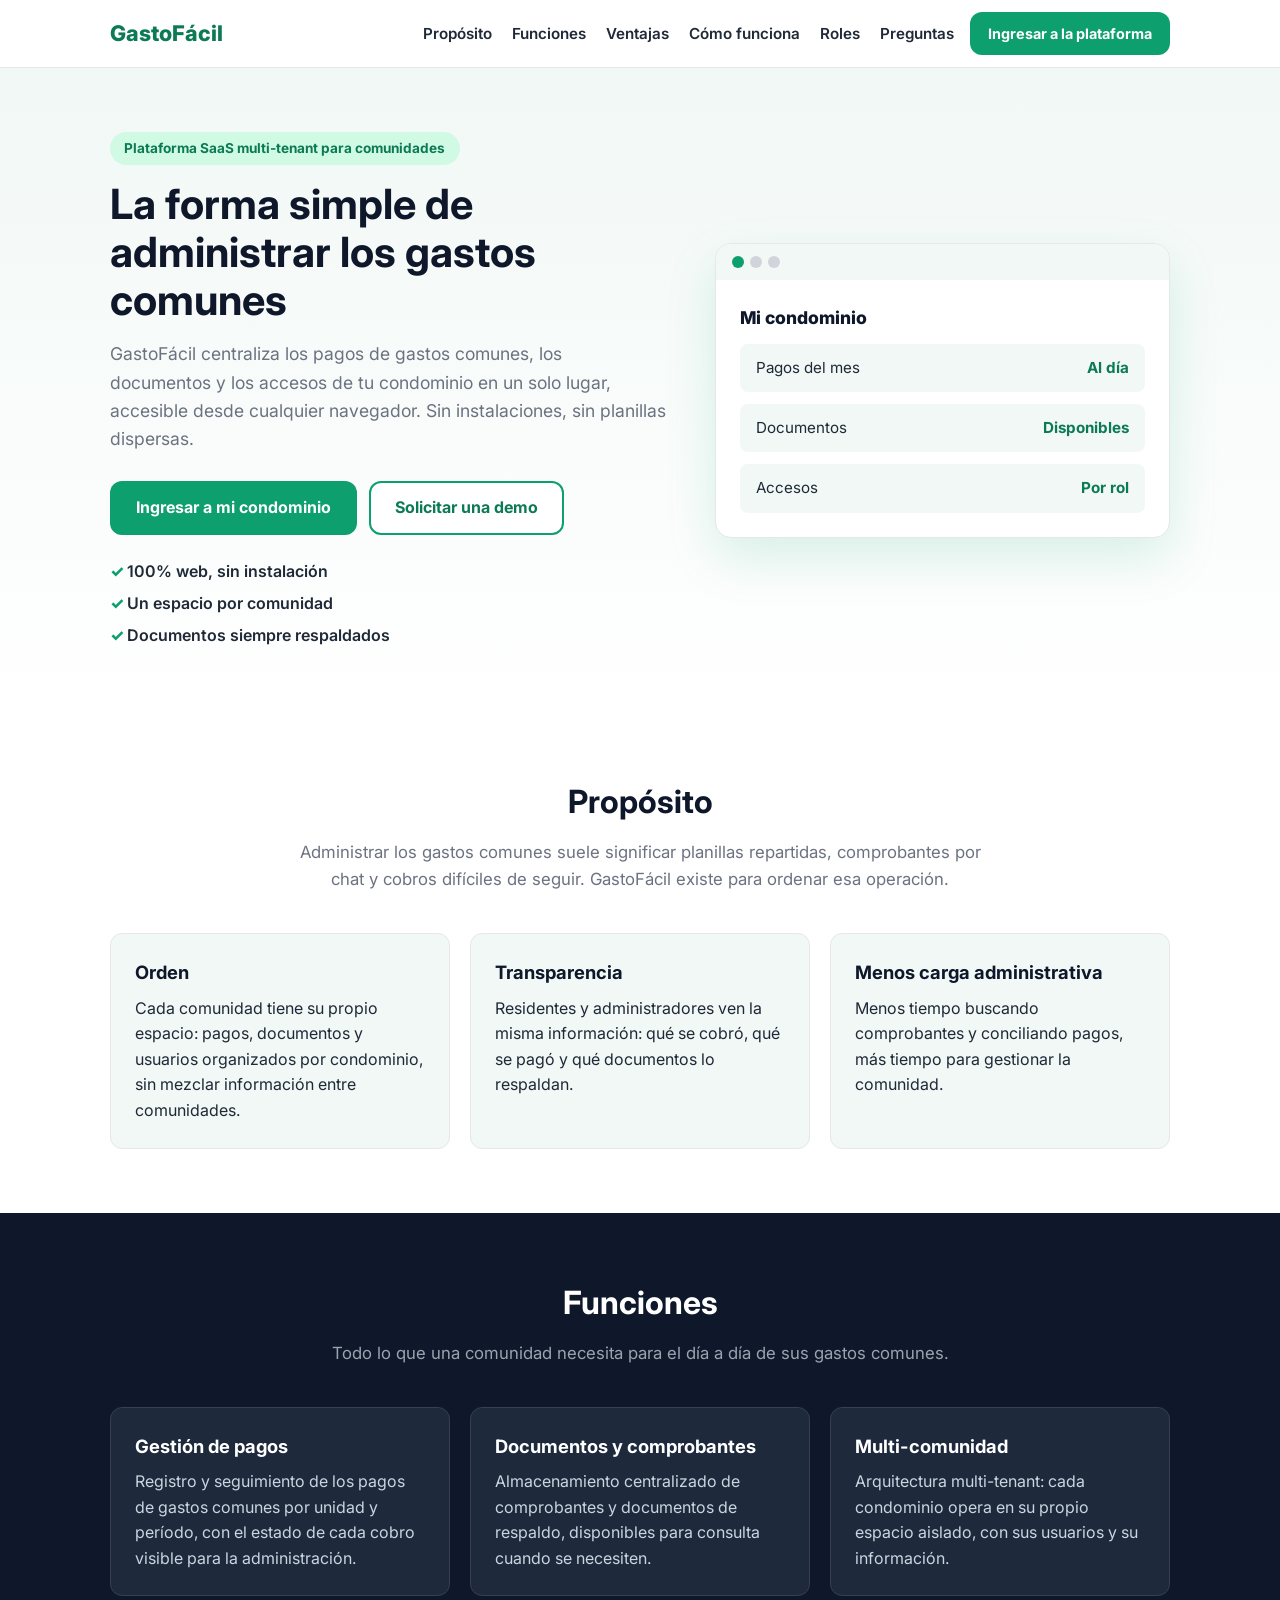
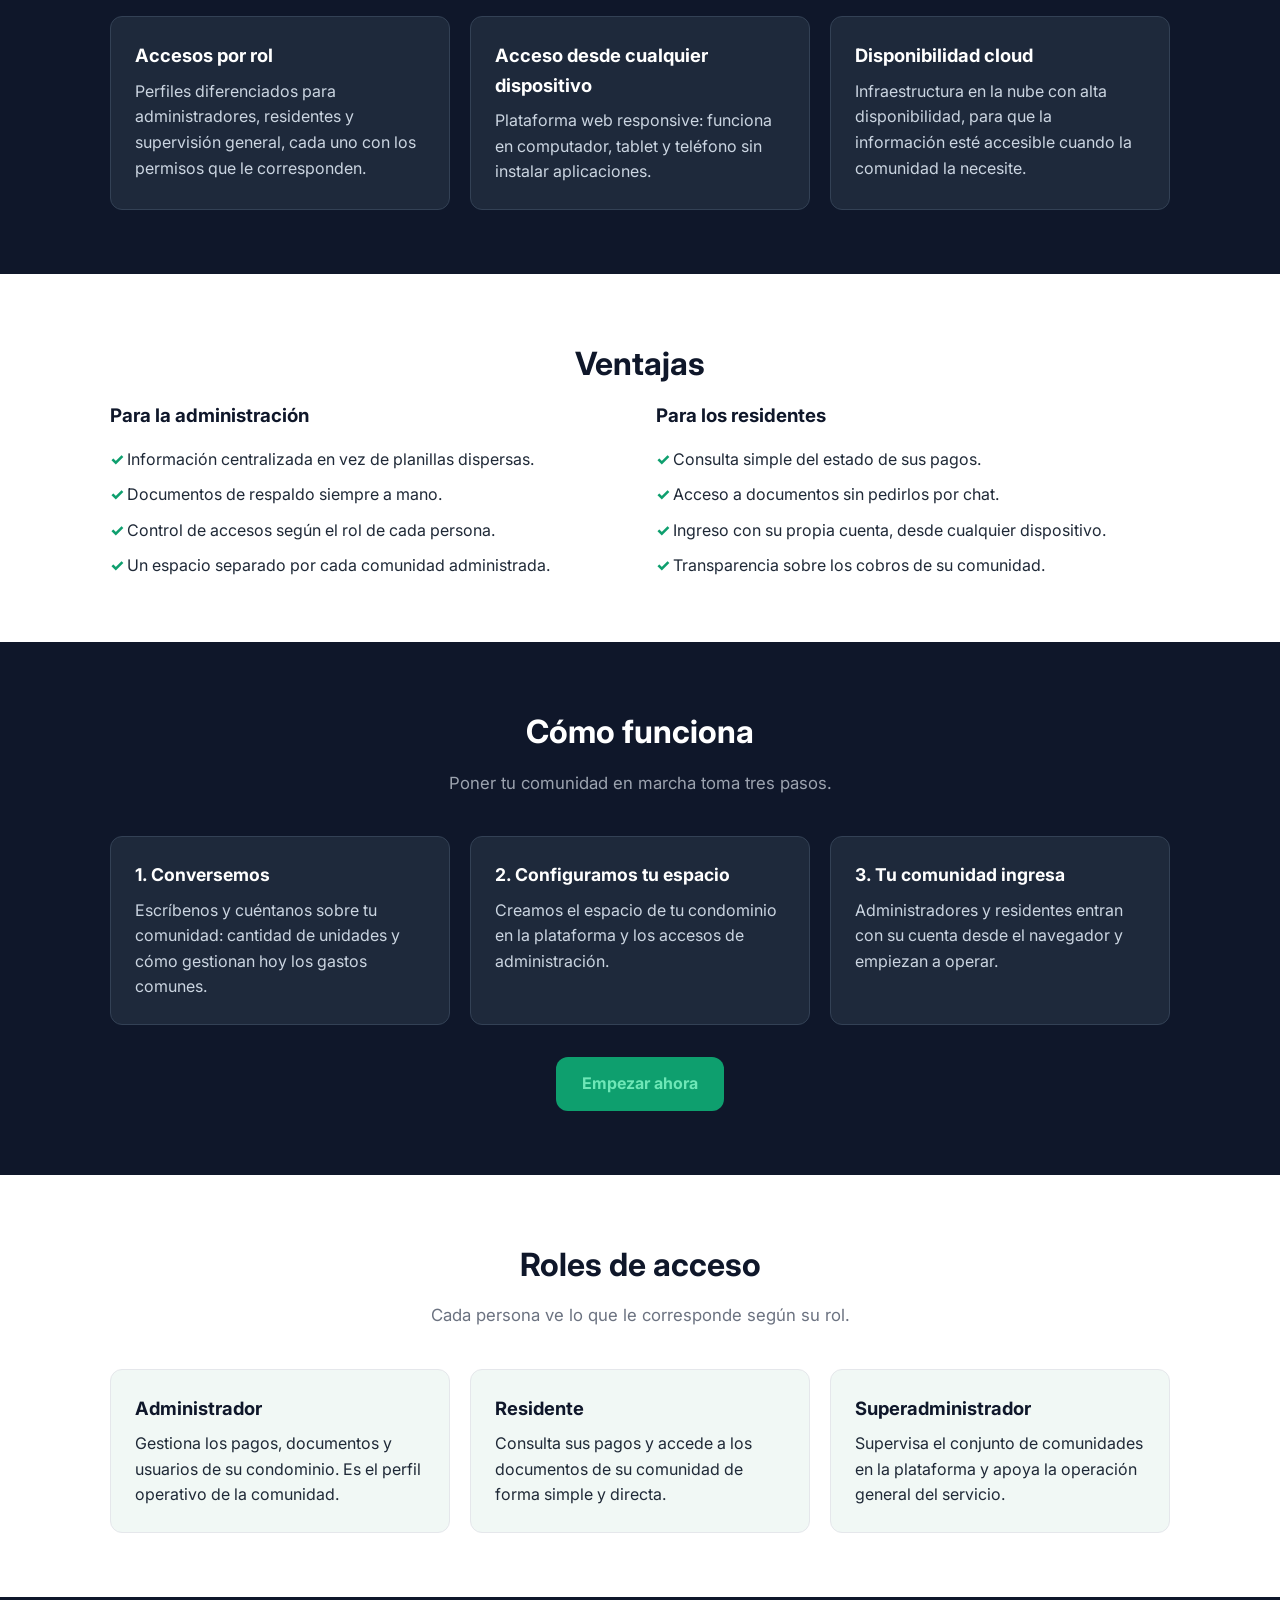
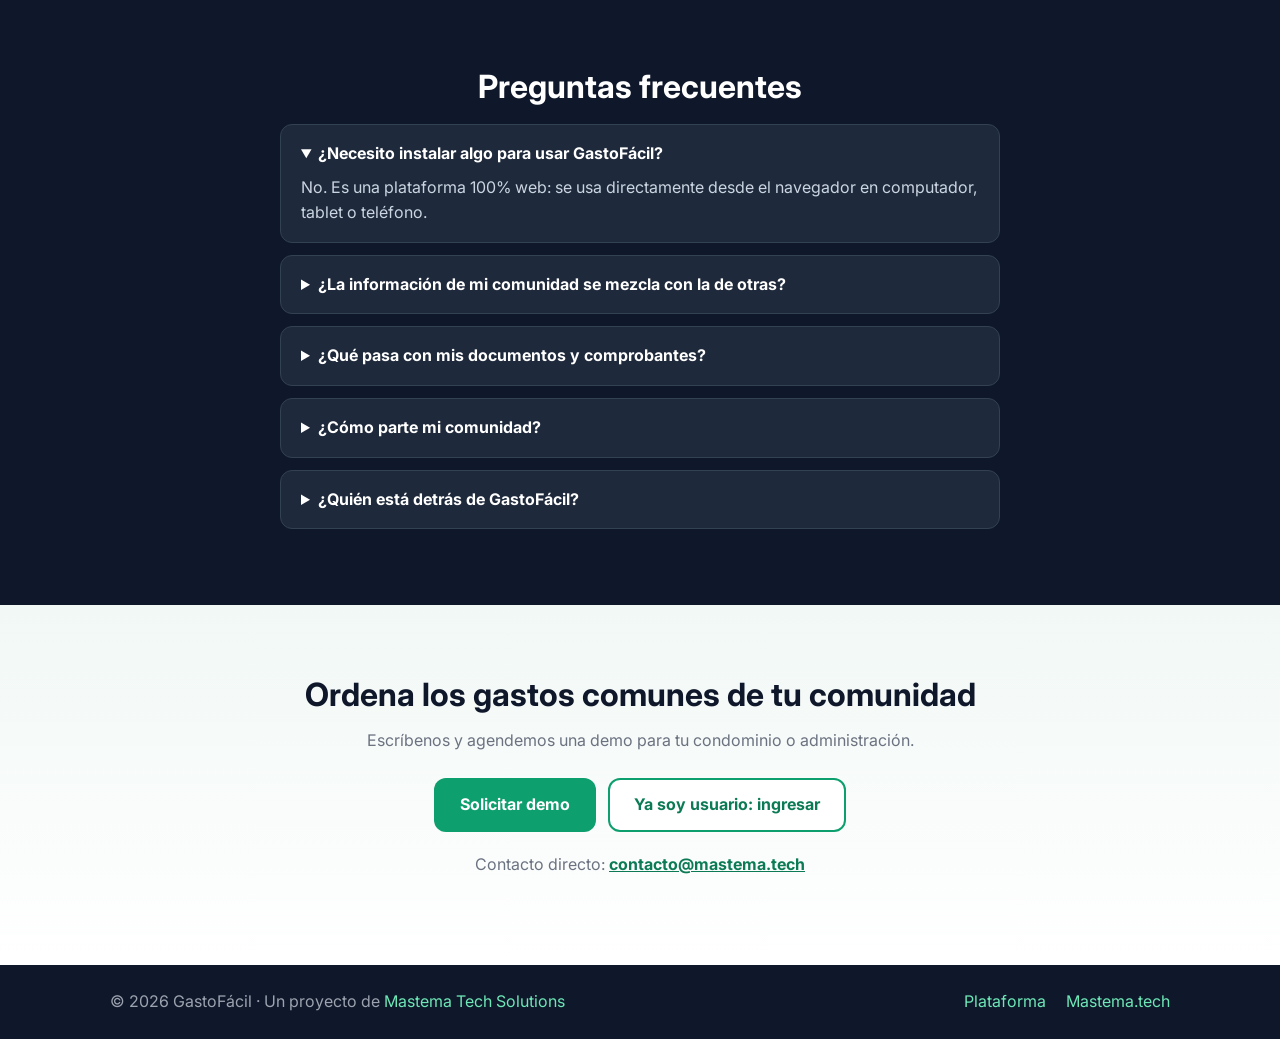
<file: index.html>
<!DOCTYPE html>
<html lang="es">
<head>
    <meta charset="UTF-8">
    <meta name="viewport" content="width=device-width, initial-scale=1.0">
    <meta name="description" content="GastoFácil: plataforma SaaS multi-tenant para administrar pagos de gastos comunes en comunidades habitacionales. Centraliza pagos, documentos y accesos por condominio.">
    <meta property="og:title" content="GastoFácil | Administración simple de gastos comunes">
    <meta property="og:description" content="Plataforma web para que condominios y comunidades gestionen pagos de gastos comunes, documentos y accesos en un solo lugar.">
    <meta property="og:type" content="website">
    <title>GastoFácil | Administración simple de gastos comunes</title>
    <link rel="preconnect" href="https://fonts.googleapis.com">
    <link rel="preconnect" href="https://fonts.gstatic.com" crossorigin>
    <link href="https://fonts.googleapis.com/css2?family=Inter:wght@400;600;700;800&display=swap" rel="stylesheet">
    <link rel="stylesheet" href="styles.css">
</head>
<body>
    <a href="#main-content" class="skip-link">Saltar al contenido principal</a>

    <header class="navbar">
        <div class="nav-content">
            <a href="#inicio" class="logo" aria-label="GastoFácil, ir al inicio">GastoFácil</a>
            <nav class="desktop-nav" aria-label="Navegación principal">
                <ul class="nav-links-desktop">
                    <li><a href="#proposito">Propósito</a></li>
                    <li><a href="#funciones">Funciones</a></li>
                    <li><a href="#ventajas">Ventajas</a></li>
                    <li><a href="#como-funciona">Cómo funciona</a></li>
                    <li><a href="#roles">Roles</a></li>
                    <li><a href="#faq">Preguntas</a></li>
                </ul>
            </nav>
            <a href="https://gastofacil.femedinare.tech/" class="btn btn-primary btn-sm">Ingresar a la plataforma</a>
            <button class="menu-toggle" aria-label="Abrir menú" aria-expanded="false">
                <span></span>
                <span></span>
                <span></span>
            </button>
        </div>
    </header>
    <nav class="mobile-nav" aria-label="Navegación móvil">
        <ul class="nav-links">
            <li><a href="#proposito">Propósito</a></li>
            <li><a href="#funciones">Funciones</a></li>
            <li><a href="#ventajas">Ventajas</a></li>
            <li><a href="#como-funciona">Cómo funciona</a></li>
            <li><a href="#roles">Roles</a></li>
            <li><a href="#faq">Preguntas</a></li>
            <li><a href="https://gastofacil.femedinare.tech/" class="btn btn-primary">Ingresar a la plataforma</a></li>
        </ul>
    </nav>

    <main id="main-content">
        <section id="inicio" class="hero">
            <div class="container hero-grid">
                <div class="hero-content">
                    <p class="hero-badge">Plataforma SaaS multi-tenant para comunidades</p>
                    <h1>La forma simple de administrar los gastos comunes</h1>
                    <p class="hero-description">GastoFácil centraliza los pagos de gastos comunes, los documentos y los accesos de tu condominio en un solo lugar, accesible desde cualquier navegador. Sin instalaciones, sin planillas dispersas.</p>
                    <div class="hero-buttons">
                        <a href="https://gastofacil.femedinare.tech/" class="btn btn-primary">Ingresar a mi condominio</a>
                        <a href="mailto:contacto@mastema.tech?subject=Demo%20GastoF%C3%A1cil%20para%20mi%20comunidad" class="btn btn-secondary">Solicitar una demo</a>
                    </div>
                    <ul class="hero-points">
                        <li>100% web, sin instalación</li>
                        <li>Un espacio por comunidad</li>
                        <li>Documentos siempre respaldados</li>
                    </ul>
                </div>
                <div class="hero-card" aria-hidden="true">
                    <div class="mock-window">
                        <div class="mock-bar"><span></span><span></span><span></span></div>
                        <div class="mock-body">
                            <p class="mock-title">Mi condominio</p>
                            <div class="mock-row"><span>Pagos del mes</span><strong>Al día</strong></div>
                            <div class="mock-row"><span>Documentos</span><strong>Disponibles</strong></div>
                            <div class="mock-row"><span>Accesos</span><strong>Por rol</strong></div>
                        </div>
                    </div>
                </div>
            </div>
        </section>

        <section id="proposito" class="section">
            <div class="container">
                <h2 class="section-title">Propósito</h2>
                <p class="section-lead">Administrar los gastos comunes suele significar planillas repartidas, comprobantes por chat y cobros difíciles de seguir. GastoFácil existe para ordenar esa operación.</p>
                <div class="cards-3">
                    <article class="card">
                        <h3>Orden</h3>
                        <p>Cada comunidad tiene su propio espacio: pagos, documentos y usuarios organizados por condominio, sin mezclar información entre comunidades.</p>
                    </article>
                    <article class="card">
                        <h3>Transparencia</h3>
                        <p>Residentes y administradores ven la misma información: qué se cobró, qué se pagó y qué documentos lo respaldan.</p>
                    </article>
                    <article class="card">
                        <h3>Menos carga administrativa</h3>
                        <p>Menos tiempo buscando comprobantes y conciliando pagos, más tiempo para gestionar la comunidad.</p>
                    </article>
                </div>
            </div>
        </section>

        <section id="funciones" class="section section-dark">
            <div class="container">
                <h2 class="section-title">Funciones</h2>
                <p class="section-lead">Todo lo que una comunidad necesita para el día a día de sus gastos comunes.</p>
                <div class="cards-3">
                    <article class="card">
                        <h3>Gestión de pagos</h3>
                        <p>Registro y seguimiento de los pagos de gastos comunes por unidad y período, con el estado de cada cobro visible para la administración.</p>
                    </article>
                    <article class="card">
                        <h3>Documentos y comprobantes</h3>
                        <p>Almacenamiento centralizado de comprobantes y documentos de respaldo, disponibles para consulta cuando se necesiten.</p>
                    </article>
                    <article class="card">
                        <h3>Multi-comunidad</h3>
                        <p>Arquitectura multi-tenant: cada condominio opera en su propio espacio aislado, con sus usuarios y su información.</p>
                    </article>
                    <article class="card">
                        <h3>Accesos por rol</h3>
                        <p>Perfiles diferenciados para administradores, residentes y supervisión general, cada uno con los permisos que le corresponden.</p>
                    </article>
                    <article class="card">
                        <h3>Acceso desde cualquier dispositivo</h3>
                        <p>Plataforma web responsive: funciona en computador, tablet y teléfono sin instalar aplicaciones.</p>
                    </article>
                    <article class="card">
                        <h3>Disponibilidad cloud</h3>
                        <p>Infraestructura en la nube con alta disponibilidad, para que la información esté accesible cuando la comunidad la necesite.</p>
                    </article>
                </div>
            </div>
        </section>

        <section id="ventajas" class="section">
            <div class="container">
                <h2 class="section-title">Ventajas</h2>
                <div class="split">
                    <div>
                        <h3>Para la administración</h3>
                        <ul class="check-list">
                            <li>Información centralizada en vez de planillas dispersas.</li>
                            <li>Documentos de respaldo siempre a mano.</li>
                            <li>Control de accesos según el rol de cada persona.</li>
                            <li>Un espacio separado por cada comunidad administrada.</li>
                        </ul>
                    </div>
                    <div>
                        <h3>Para los residentes</h3>
                        <ul class="check-list">
                            <li>Consulta simple del estado de sus pagos.</li>
                            <li>Acceso a documentos sin pedirlos por chat.</li>
                            <li>Ingreso con su propia cuenta, desde cualquier dispositivo.</li>
                            <li>Transparencia sobre los cobros de su comunidad.</li>
                        </ul>
                    </div>
                </div>
            </div>
        </section>

        <section id="como-funciona" class="section section-dark">
            <div class="container">
                <h2 class="section-title">Cómo funciona</h2>
                <p class="section-lead">Poner tu comunidad en marcha toma tres pasos.</p>
                <ol class="steps">
                    <li>
                        <strong>1. Conversemos</strong>
                        <p>Escríbenos y cuéntanos sobre tu comunidad: cantidad de unidades y cómo gestionan hoy los gastos comunes.</p>
                    </li>
                    <li>
                        <strong>2. Configuramos tu espacio</strong>
                        <p>Creamos el espacio de tu condominio en la plataforma y los accesos de administración.</p>
                    </li>
                    <li>
                        <strong>3. Tu comunidad ingresa</strong>
                        <p>Administradores y residentes entran con su cuenta desde el navegador y empiezan a operar.</p>
                    </li>
                </ol>
                <div class="center">
                    <a href="mailto:contacto@mastema.tech?subject=Quiero%20GastoF%C3%A1cil%20para%20mi%20comunidad" class="btn btn-primary">Empezar ahora</a>
                </div>
            </div>
        </section>

        <section id="roles" class="section">
            <div class="container">
                <h2 class="section-title">Roles de acceso</h2>
                <p class="section-lead">Cada persona ve lo que le corresponde según su rol.</p>
                <div class="cards-3">
                    <article class="card">
                        <h3>Administrador</h3>
                        <p>Gestiona los pagos, documentos y usuarios de su condominio. Es el perfil operativo de la comunidad.</p>
                    </article>
                    <article class="card">
                        <h3>Residente</h3>
                        <p>Consulta sus pagos y accede a los documentos de su comunidad de forma simple y directa.</p>
                    </article>
                    <article class="card">
                        <h3>Superadministrador</h3>
                        <p>Supervisa el conjunto de comunidades en la plataforma y apoya la operación general del servicio.</p>
                    </article>
                </div>
            </div>
        </section>

        <section id="faq" class="section section-dark">
            <div class="container narrow">
                <h2 class="section-title">Preguntas frecuentes</h2>
                <details class="faq-item" open>
                    <summary>¿Necesito instalar algo para usar GastoFácil?</summary>
                    <p>No. Es una plataforma 100% web: se usa directamente desde el navegador en computador, tablet o teléfono.</p>
                </details>
                <details class="faq-item">
                    <summary>¿La información de mi comunidad se mezcla con la de otras?</summary>
                    <p>No. La plataforma es multi-tenant: cada condominio tiene su propio espacio aislado con sus usuarios y su información.</p>
                </details>
                <details class="faq-item">
                    <summary>¿Qué pasa con mis documentos y comprobantes?</summary>
                    <p>Quedan almacenados de forma centralizada en la plataforma, disponibles para consulta y con respaldo en infraestructura cloud.</p>
                </details>
                <details class="faq-item">
                    <summary>¿Cómo parte mi comunidad?</summary>
                    <p>Escríbenos a <a href="mailto:contacto@mastema.tech">contacto@mastema.tech</a>. Configuramos el espacio de tu condominio y creamos los accesos iniciales.</p>
                </details>
                <details class="faq-item">
                    <summary>¿Quién está detrás de GastoFácil?</summary>
                    <p>GastoFácil es un proyecto de <a href="https://mastema.tech" target="_blank" rel="noopener noreferrer">Mastema Tech Solutions</a>, startup dedicada al desarrollo de SaaS, soporte TI y ciberseguridad.</p>
                </details>
            </div>
        </section>

        <section id="contacto" class="section cta">
            <div class="container narrow center">
                <h2>Ordena los gastos comunes de tu comunidad</h2>
                <p>Escríbenos y agendemos una demo para tu condominio o administración.</p>
                <div class="hero-buttons center">
                    <a href="mailto:contacto@mastema.tech?subject=Demo%20GastoF%C3%A1cil" class="btn btn-primary">Solicitar demo</a>
                    <a href="https://gastofacil.femedinare.tech/" class="btn btn-secondary">Ya soy usuario: ingresar</a>
                </div>
                <p class="contact-direct">Contacto directo: <a href="mailto:contacto@mastema.tech">contacto@mastema.tech</a></p>
            </div>
        </section>
    </main>

    <footer class="footer">
        <div class="container footer-grid">
            <p>&copy; <span id="year">2026</span> GastoFácil · Un proyecto de <a href="https://mastema.tech" target="_blank" rel="noopener noreferrer">Mastema Tech Solutions</a></p>
            <div class="footer-links">
                <a href="https://gastofacil.femedinare.tech/">Plataforma</a>
                <a href="https://mastema.tech" target="_blank" rel="noopener noreferrer">Mastema.tech</a>
            </div>
        </div>
    </footer>

    <script src="script.js"></script>
</body>
</html>
</file>
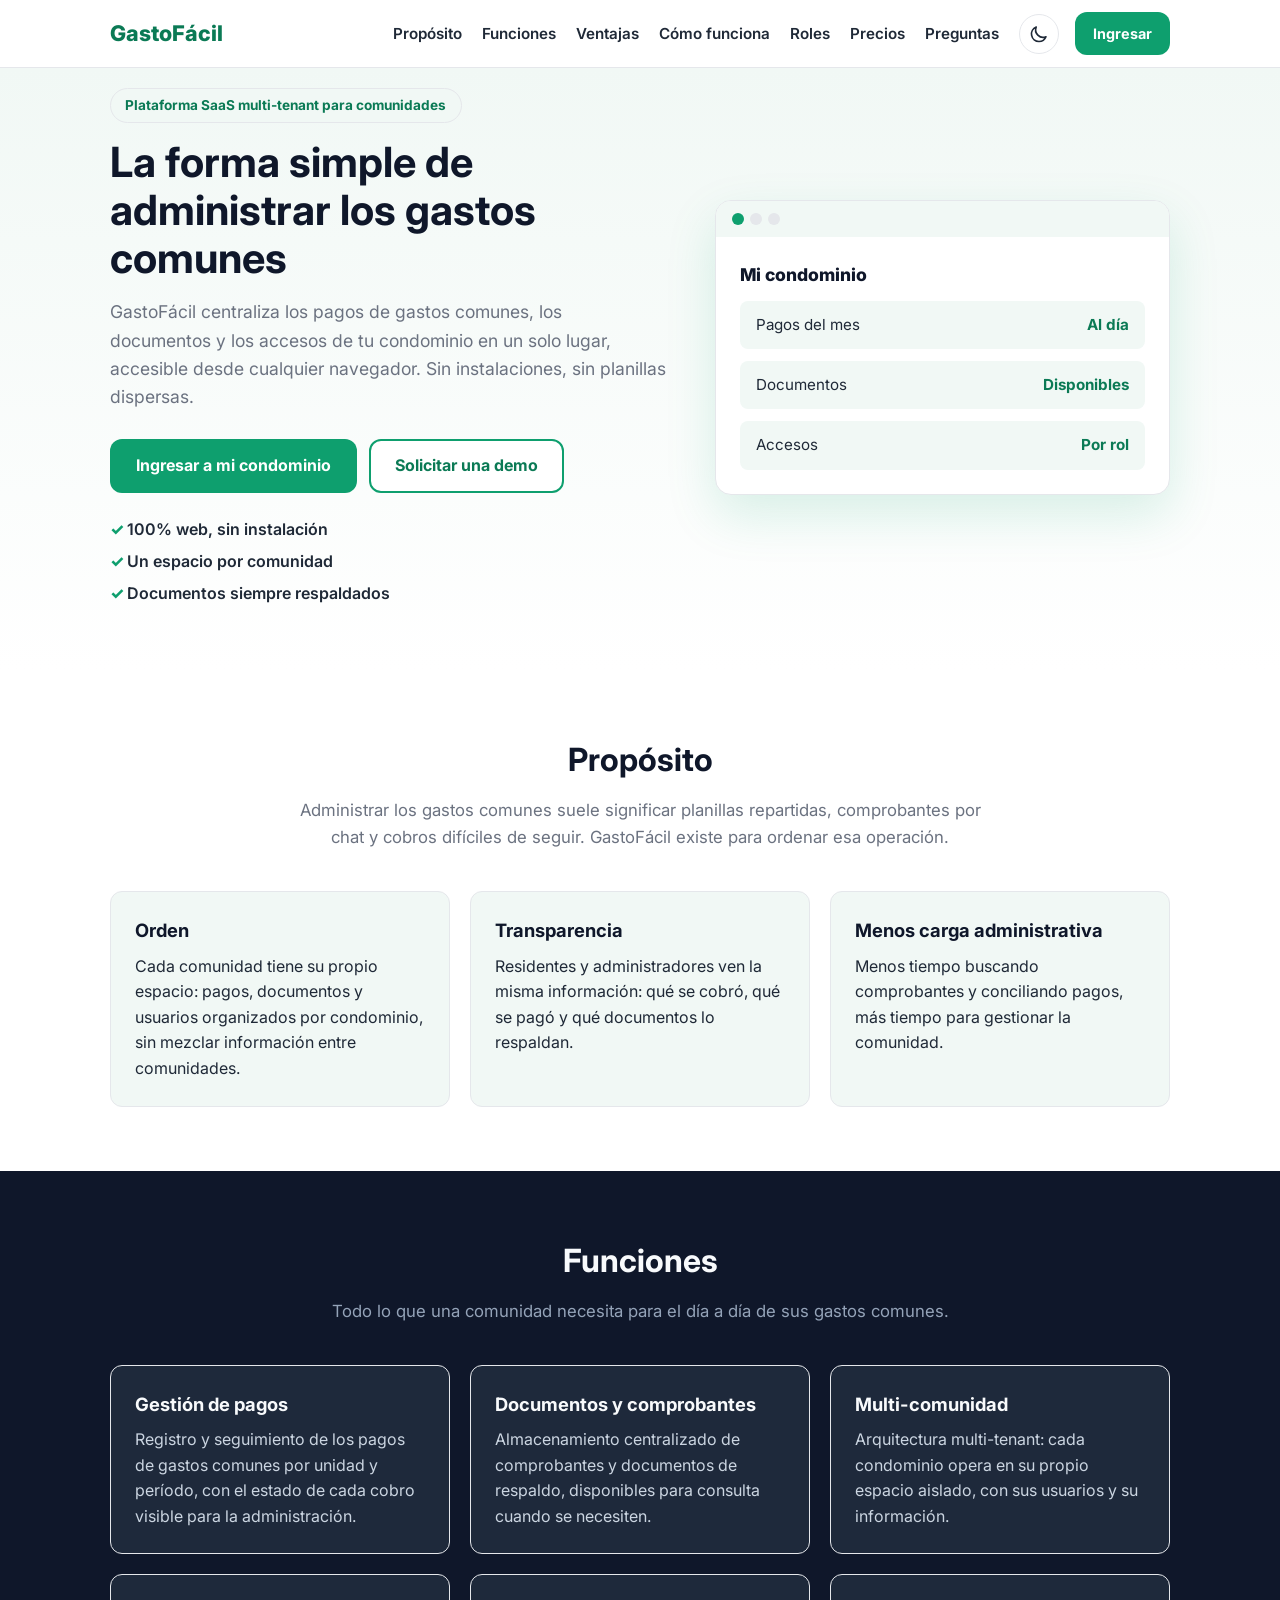
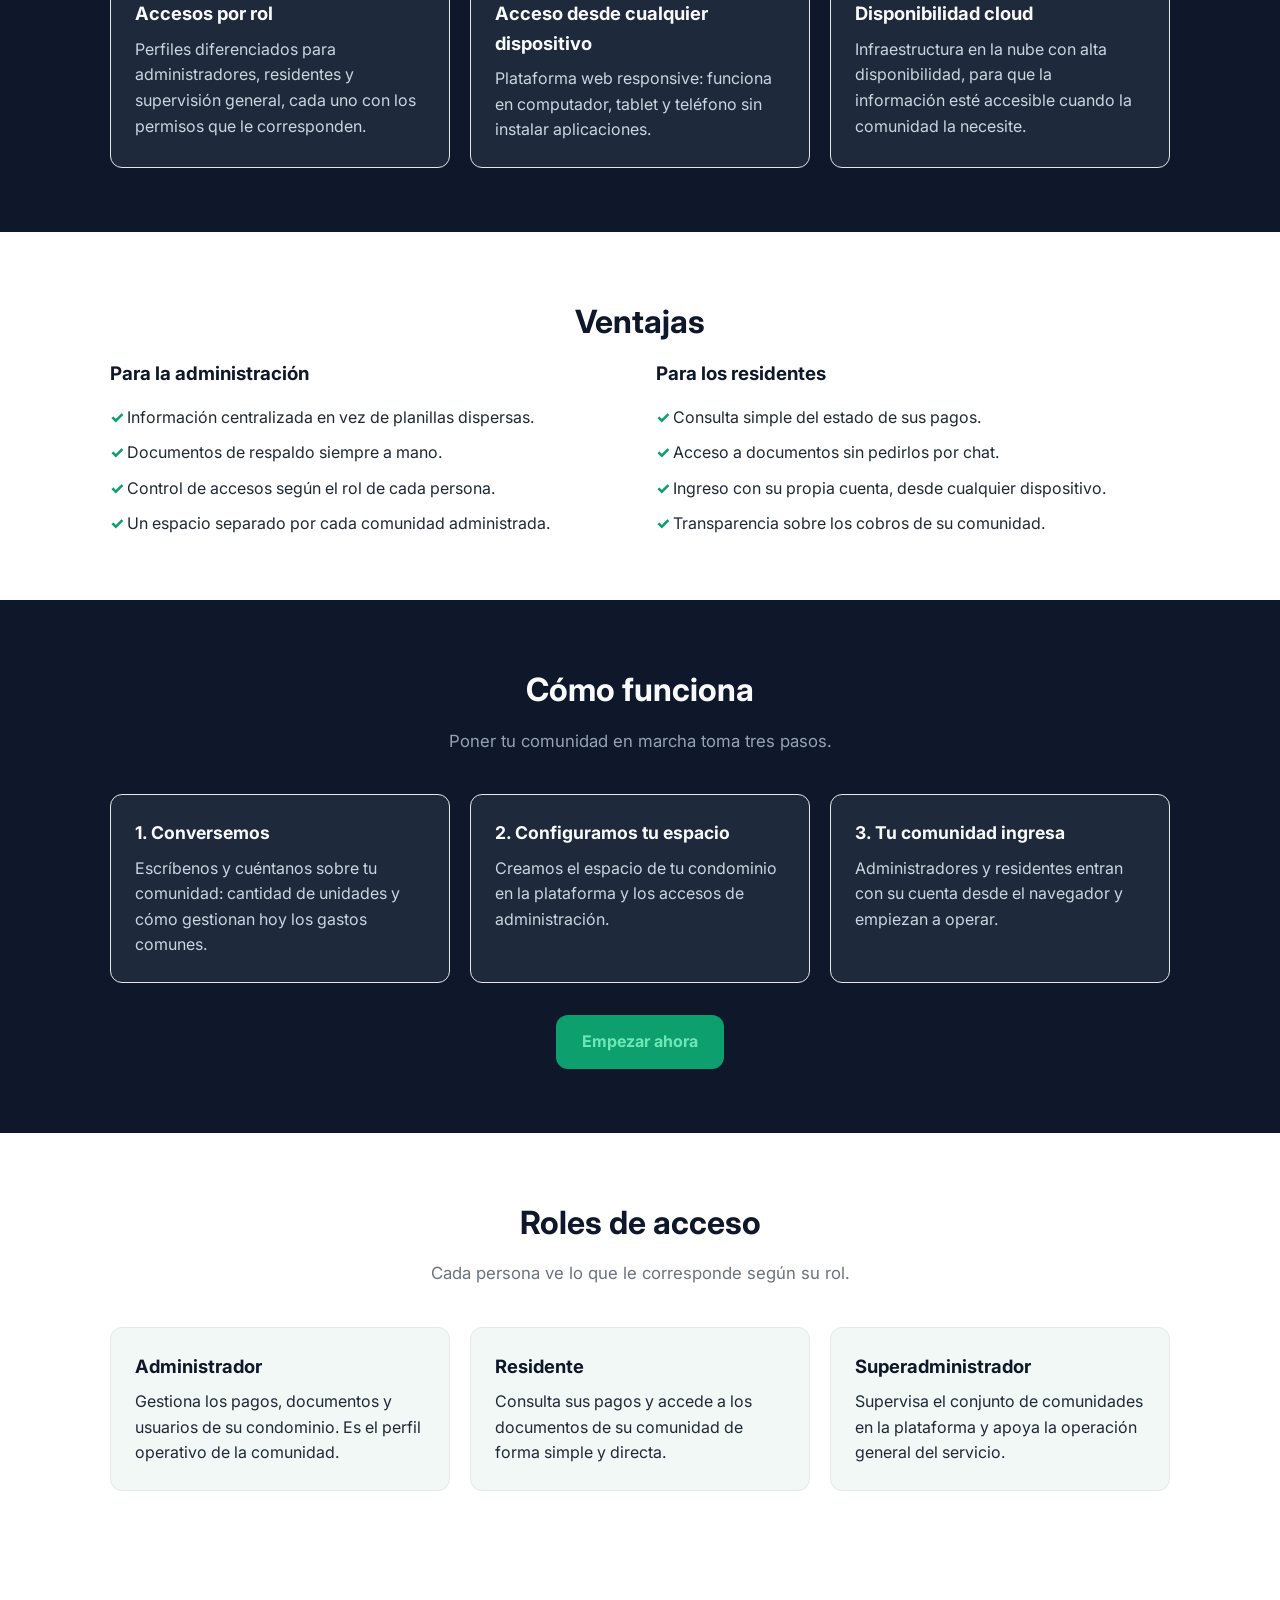
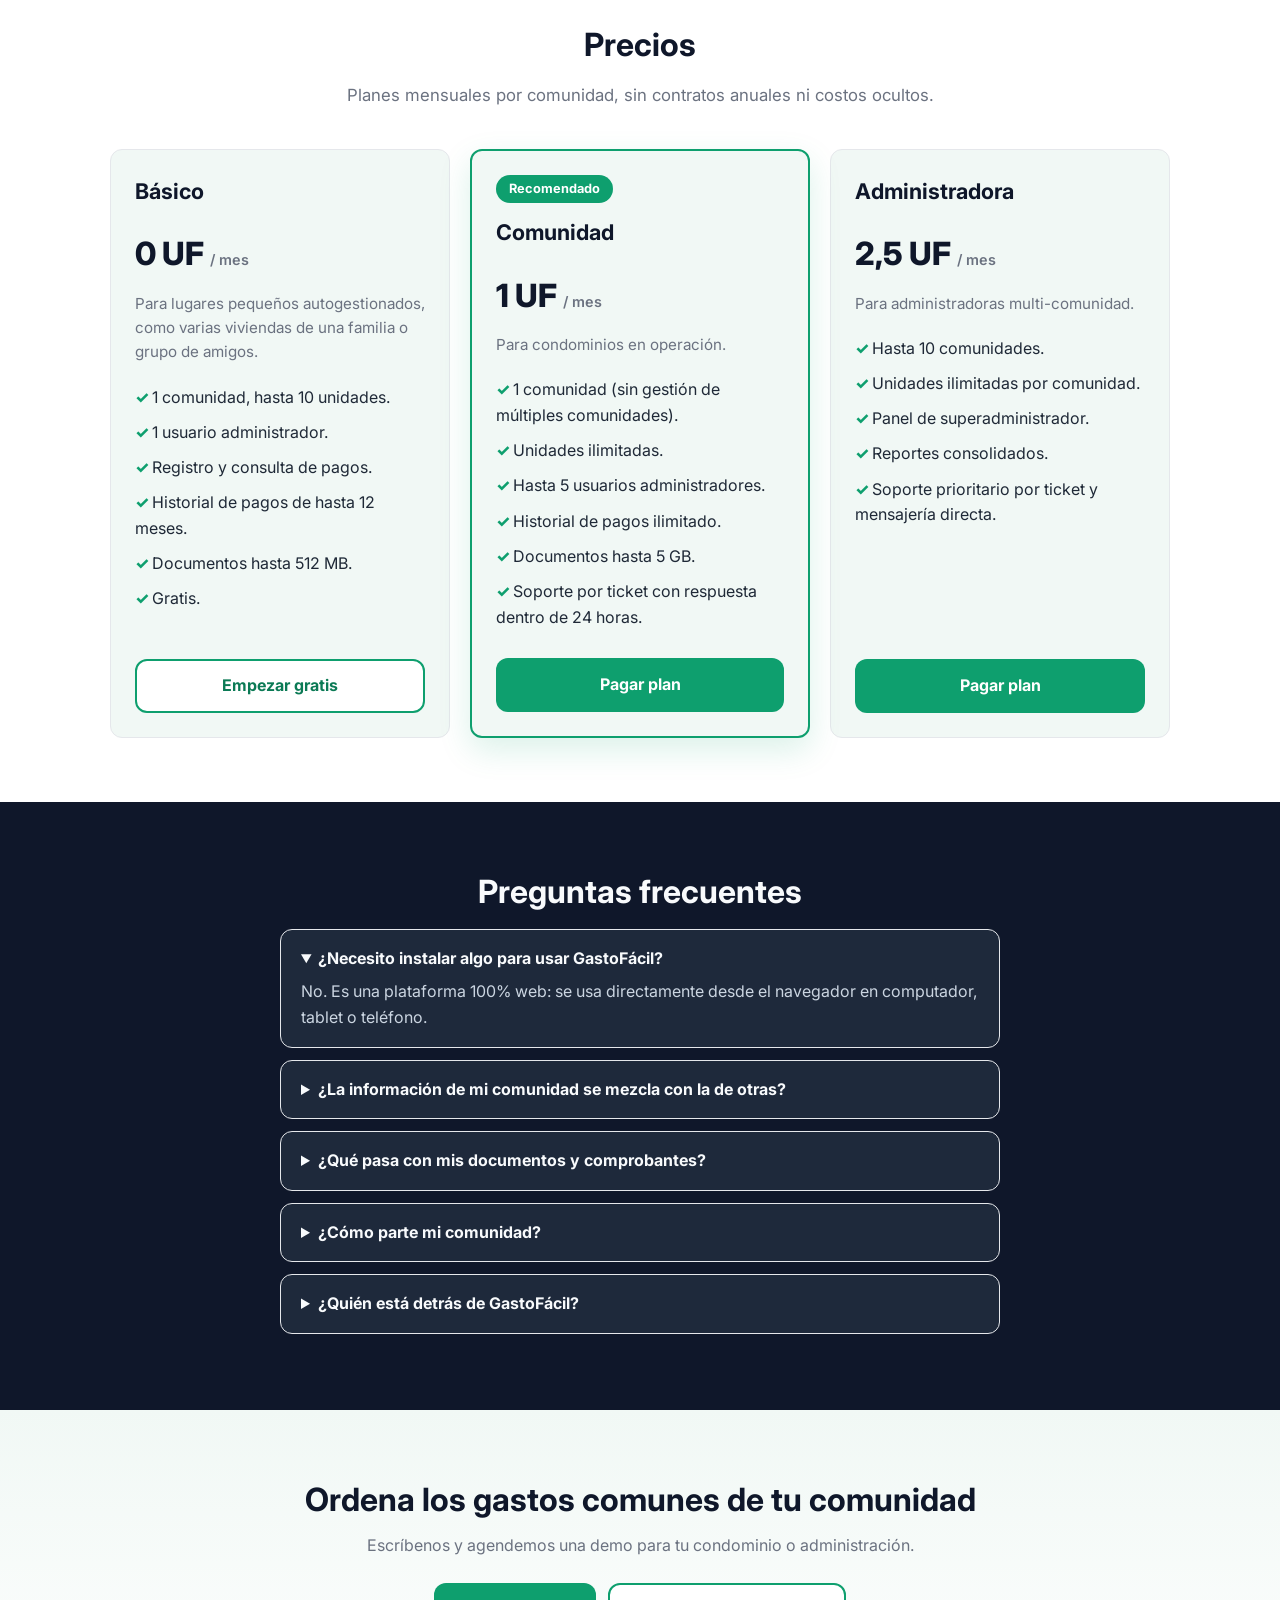
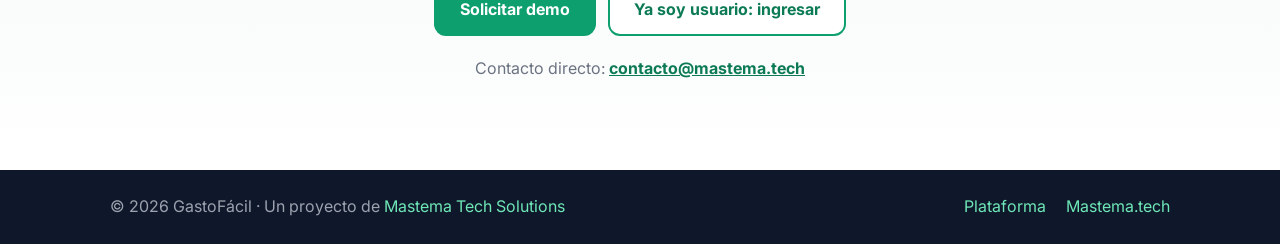
<file: public/index.html>
<!DOCTYPE html>
<html lang="es">
<head>
    <meta charset="UTF-8">
    <meta name="viewport" content="width=device-width, initial-scale=1.0">
    <meta name="description" content="GastoFácil: plataforma SaaS multi-tenant para administrar pagos de gastos comunes en comunidades habitacionales. Centraliza pagos, documentos y accesos por condominio.">
    <meta property="og:title" content="GastoFácil | Administración simple de gastos comunes">
    <meta property="og:description" content="Plataforma web para que condominios y comunidades gestionen pagos de gastos comunes, documentos y accesos en un solo lugar.">
    <meta property="og:type" content="website">
    <title>GastoFácil | Administración simple de gastos comunes</title>
    <link rel="preconnect" href="https://fonts.googleapis.com">
    <link rel="preconnect" href="https://fonts.gstatic.com" crossorigin>
    <link href="https://fonts.googleapis.com/css2?family=Inter:wght@400;600;700;800&display=swap" rel="stylesheet">
    <link rel="stylesheet" href="styles.css">
</head>
<body>
    <a href="#main-content" class="skip-link">Saltar al contenido principal</a>

    <header class="navbar">
        <div class="nav-content">
            <a href="#inicio" class="logo" aria-label="GastoFácil, ir al inicio">GastoFácil</a>
            <nav class="desktop-nav" aria-label="Navegación principal">
                <ul class="nav-links-desktop">
                    <li><a href="#proposito">Propósito</a></li>
                    <li><a href="#funciones">Funciones</a></li>
                    <li><a href="#ventajas">Ventajas</a></li>
                    <li><a href="#como-funciona">Cómo funciona</a></li>
                    <li><a href="#roles">Roles</a></li>
                    <li><a href="#precios">Precios</a></li>
                    <li><a href="#faq">Preguntas</a></li>
                    <li>
                        <button class="theme-toggle" id="theme-toggle" aria-label="Cambiar tema">
                            <svg id="theme-icon-sun" xmlns="http://www.w3.org/2000/svg" fill="none" viewBox="0 0 24 24" stroke="currentColor" style="display: none;">
                                <path stroke-linecap="round" stroke-linejoin="round" stroke-width="2" d="M12 3v1m0 16v1m9-9h-1M4 12H3m15.364 6.364l-.707-.707M6.343 6.343l-.707-.707m12.728 0l-.707.707M6.343 17.657l-.707.707M16 12a4 4 0 11-8 0 4 4 0 018 0z" />
                            </svg>
                            <svg id="theme-icon-moon" xmlns="http://www.w3.org/2000/svg" fill="none" viewBox="0 0 24 24" stroke="currentColor">
                                <path stroke-linecap="round" stroke-linejoin="round" stroke-width="2" d="M20.354 15.354A9 9 0 018.646 3.646 9.003 9.003 0 0012 21a9.003 9.003 0 008.354-5.646z" />
                            </svg>
                        </button>
                    </li>
                </ul>
            </nav>
            <a href="https://gastofacil.femedinare.tech/" class="btn btn-primary btn-sm">Ingresar</a>
            <button class="menu-toggle" aria-label="Abrir menú" aria-expanded="false">
                <span></span>
                <span></span>
                <span></span>
            </button>
        </div>
    </header>
    <nav class="mobile-nav" aria-label="Navegación móvil">
        <ul class="nav-links">
            <li><a href="#proposito">Propósito</a></li>
            <li><a href="#funciones">Funciones</a></li>
            <li><a href="#ventajas">Ventajas</a></li>
            <li><a href="#como-funciona">Cómo funciona</a></li>
            <li><a href="#roles">Roles</a></li>
            <li><a href="#precios">Precios</a></li>
            <li><a href="#faq">Preguntas</a></li>
            <li>
                <button class="theme-toggle" id="theme-toggle-mobile" aria-label="Cambiar tema">
                    <span id="theme-text-mobile">Cambiar a modo oscuro</span>
                </button>
            </li>
            <li><a href="https://gastofacil.femedinare.tech/" class="btn btn-primary">Ingresar a la plataforma</a></li>
        </ul>
    </nav>

    <main id="main-content">
        <section id="inicio" class="hero">
            <div class="container hero-grid">
                <div class="hero-content">
                    <p class="hero-badge">Plataforma SaaS multi-tenant para comunidades</p>
                    <h1>La forma simple de administrar los gastos comunes</h1>
                    <p class="hero-description">GastoFácil centraliza los pagos de gastos comunes, los documentos y los accesos de tu condominio en un solo lugar, accesible desde cualquier navegador. Sin instalaciones, sin planillas dispersas.</p>
                    <div class="hero-buttons">
                        <a href="https://gastofacil.femedinare.tech/" class="btn btn-primary">Ingresar a mi condominio</a>
                        <a href="mailto:contacto@mastema.tech?subject=Demo%20GastoF%C3%A1cil%20para%20mi%20comunidad" class="btn btn-secondary">Solicitar una demo</a>
                    </div>
                    <ul class="hero-points">
                        <li>100% web, sin instalación</li>
                        <li>Un espacio por comunidad</li>
                        <li>Documentos siempre respaldados</li>
                    </ul>
                </div>
                <div class="hero-card" aria-hidden="true">
                    <div class="mock-window">
                        <div class="mock-bar"><span></span><span></span><span></span></div>
                        <div class="mock-body">
                            <p class="mock-title">Mi condominio</p>
                            <div class="mock-row"><span>Pagos del mes</span><strong>Al día</strong></div>
                            <div class="mock-row"><span>Documentos</span><strong>Disponibles</strong></div>
                            <div class="mock-row"><span>Accesos</span><strong>Por rol</strong></div>
                        </div>
                    </div>
                </div>
            </div>
        </section>

        <section id="proposito" class="section">
            <div class="container">
                <h2 class="section-title">Propósito</h2>
                <p class="section-lead">Administrar los gastos comunes suele significar planillas repartidas, comprobantes por chat y cobros difíciles de seguir. GastoFácil existe para ordenar esa operación.</p>
                <div class="cards-3">
                    <article class="card">
                        <h3>Orden</h3>
                        <p>Cada comunidad tiene su propio espacio: pagos, documentos y usuarios organizados por condominio, sin mezclar información entre comunidades.</p>
                    </article>
                    <article class="card">
                        <h3>Transparencia</h3>
                        <p>Residentes y administradores ven la misma información: qué se cobró, qué se pagó y qué documentos lo respaldan.</p>
                    </article>
                    <article class="card">
                        <h3>Menos carga administrativa</h3>
                        <p>Menos tiempo buscando comprobantes y conciliando pagos, más tiempo para gestionar la comunidad.</p>
                    </article>
                </div>
            </div>
        </section>

        <section id="funciones" class="section section-dark">
            <div class="container">
                <h2 class="section-title">Funciones</h2>
                <p class="section-lead">Todo lo que una comunidad necesita para el día a día de sus gastos comunes.</p>
                <div class="cards-3">
                    <article class="card">
                        <h3>Gestión de pagos</h3>
                        <p>Registro y seguimiento de los pagos de gastos comunes por unidad y período, con el estado de cada cobro visible para la administración.</p>
                    </article>
                    <article class="card">
                        <h3>Documentos y comprobantes</h3>
                        <p>Almacenamiento centralizado de comprobantes y documentos de respaldo, disponibles para consulta cuando se necesiten.</p>
                    </article>
                    <article class="card">
                        <h3>Multi-comunidad</h3>
                        <p>Arquitectura multi-tenant: cada condominio opera en su propio espacio aislado, con sus usuarios y su información.</p>
                    </article>
                    <article class="card">
                        <h3>Accesos por rol</h3>
                        <p>Perfiles diferenciados para administradores, residentes y supervisión general, cada uno con los permisos que le corresponden.</p>
                    </article>
                    <article class="card">
                        <h3>Acceso desde cualquier dispositivo</h3>
                        <p>Plataforma web responsive: funciona en computador, tablet y teléfono sin instalar aplicaciones.</p>
                    </article>
                    <article class="card">
                        <h3>Disponibilidad cloud</h3>
                        <p>Infraestructura en la nube con alta disponibilidad, para que la información esté accesible cuando la comunidad la necesite.</p>
                    </article>
                </div>
            </div>
        </section>

        <section id="ventajas" class="section">
            <div class="container">
                <h2 class="section-title">Ventajas</h2>
                <div class="split">
                    <div>
                        <h3>Para la administración</h3>
                        <ul class="check-list">
                            <li>Información centralizada en vez de planillas dispersas.</li>
                            <li>Documentos de respaldo siempre a mano.</li>
                            <li>Control de accesos según el rol de cada persona.</li>
                            <li>Un espacio separado por cada comunidad administrada.</li>
                        </ul>
                    </div>
                    <div>
                        <h3>Para los residentes</h3>
                        <ul class="check-list">
                            <li>Consulta simple del estado de sus pagos.</li>
                            <li>Acceso a documentos sin pedirlos por chat.</li>
                            <li>Ingreso con su propia cuenta, desde cualquier dispositivo.</li>
                            <li>Transparencia sobre los cobros de su comunidad.</li>
                        </ul>
                    </div>
                </div>
            </div>
        </section>

        <section id="como-funciona" class="section section-dark">
            <div class="container">
                <h2 class="section-title">Cómo funciona</h2>
                <p class="section-lead">Poner tu comunidad en marcha toma tres pasos.</p>
                <ol class="steps">
                    <li>
                        <strong>1. Conversemos</strong>
                        <p>Escríbenos y cuéntanos sobre tu comunidad: cantidad de unidades y cómo gestionan hoy los gastos comunes.</p>
                    </li>
                    <li>
                        <strong>2. Configuramos tu espacio</strong>
                        <p>Creamos el espacio de tu condominio en la plataforma y los accesos de administración.</p>
                    </li>
                    <li>
                        <strong>3. Tu comunidad ingresa</strong>
                        <p>Administradores y residentes entran con su cuenta desde el navegador y empiezan a operar.</p>
                    </li>
                </ol>
                <div class="center">
                    <a href="mailto:contacto@mastema.tech?subject=Quiero%20GastoF%C3%A1cil%20para%20mi%20comunidad" class="btn btn-primary">Empezar ahora</a>
                </div>
            </div>
        </section>

        <section id="roles" class="section">
            <div class="container">
                <h2 class="section-title">Roles de acceso</h2>
                <p class="section-lead">Cada persona ve lo que le corresponde según su rol.</p>
                <div class="cards-3">
                    <article class="card">
                        <h3>Administrador</h3>
                        <p>Gestiona los pagos, documentos y usuarios de su condominio. Es el perfil operativo de la comunidad.</p>
                    </article>
                    <article class="card">
                        <h3>Residente</h3>
                        <p>Consulta sus pagos y accede a los documentos de su comunidad de forma simple y directa.</p>
                    </article>
                    <article class="card">
                        <h3>Superadministrador</h3>
                        <p>Supervisa el conjunto de comunidades en la plataforma y apoya la operación general del servicio.</p>
                    </article>
                </div>
            </div>
        </section>

        <section id="precios" class="section">
            <div class="container">
                <h2 class="section-title">Precios</h2>
                <p class="section-lead">Planes mensuales por comunidad, sin contratos anuales ni costos ocultos.</p>
                <div class="cards-3 pricing">
                    <article class="card plan">
                        <h3>Básico</h3>
                        <p class="plan-price">0 UF <span>/ mes</span></p>
                        <p class="plan-tagline">Para lugares pequeños autogestionados, como varias viviendas de una familia o grupo de amigos.</p>
                        <ul class="check-list">
                            <li>1 comunidad, hasta 10 unidades.</li>
                            <li>1 usuario administrador.</li>
                            <li>Registro y consulta de pagos.</li>
                            <li>Historial de pagos de hasta 12 meses.</li>
                            <li>Documentos hasta 512 MB.</li>
                            <li>Gratis.</li>
                        </ul>
                        <a href="mailto:contacto@mastema.tech?subject=GastoF%C3%A1cil%20Plan%20B%C3%A1sico" class="btn btn-secondary">Empezar gratis</a>
                    </article>
                    <article class="card plan plan-featured">
                        <p class="plan-badge">Recomendado</p>
                        <h3>Comunidad</h3>
                        <p class="plan-price">1 UF <span>/ mes</span></p>
                        <p class="plan-tagline">Para condominios en operación.</p>
                        <ul class="check-list">
                            <li>1 comunidad (sin gestión de múltiples comunidades).</li>
                            <li>Unidades ilimitadas.</li>
                            <li>Hasta 5 usuarios administradores.</li>
                            <li>Historial de pagos ilimitado.</li>
                            <li>Documentos hasta 5 GB.</li>
                            <li>Soporte por ticket con respuesta dentro de 24 horas.</li>
                        </ul>
                        <a href="https://sandbox.flow.cl/app/web/pay.php?token=37708AC8B15FFA777FD43833BEC082DEB663CC7L" class="btn btn-primary" target="_blank" rel="noopener noreferrer">Pagar plan</a>
                    </article>
                    <article class="card plan">
                        <h3>Administradora</h3>
                        <p class="plan-price">2,5 UF <span>/ mes</span></p>
                        <p class="plan-tagline">Para administradoras multi-comunidad.</p>
                        <ul class="check-list">
                            <li>Hasta 10 comunidades.</li>
                            <li>Unidades ilimitadas por comunidad.</li>
                            <li>Panel de superadministrador.</li>
                            <li>Reportes consolidados.</li>
                            <li>Soporte prioritario por ticket y mensajería directa.</li>
                        </ul>
                        <a href="https://sandbox.flow.cl/app/web/pay.php?token=CDD99D182BD1B6A4672D918FBF1395AFDD29D47Y" class="btn btn-primary" target="_blank" rel="noopener noreferrer">Pagar plan</a>
                    </article>
                </div>
            </div>
        </section>

        <section id="faq" class="section section-dark">
            <div class="container narrow">
                <h2 class="section-title">Preguntas frecuentes</h2>
                <details class="faq-item" open>
                    <summary>¿Necesito instalar algo para usar GastoFácil?</summary>
                    <p>No. Es una plataforma 100% web: se usa directamente desde el navegador en computador, tablet o teléfono.</p>
                </details>
                <details class="faq-item">
                    <summary>¿La información de mi comunidad se mezcla con la de otras?</summary>
                    <p>No. La plataforma es multi-tenant: cada condominio tiene su propio espacio aislado con sus usuarios y su información.</p>
                </details>
                <details class="faq-item">
                    <summary>¿Qué pasa con mis documentos y comprobantes?</summary>
                    <p>Quedan almacenados de forma centralizada en la plataforma, disponibles para consulta y con respaldo en infraestructura cloud.</p>
                </details>
                <details class="faq-item">
                    <summary>¿Cómo parte mi comunidad?</summary>
                    <p>Escríbenos a <a href="mailto:contacto@mastema.tech">contacto@mastema.tech</a>. Configuramos el espacio de tu condominio y creamos los accesos iniciales.</p>
                </details>
                <details class="faq-item">
                    <summary>¿Quién está detrás de GastoFácil?</summary>
                    <p>GastoFácil es un proyecto de <a href="https://mastema.tech" target="_blank" rel="noopener noreferrer">Mastema Tech Solutions</a>.</p>
                </details>
            </div>
        </section>

        <section id="contacto" class="section cta">
            <div class="container narrow center">
                <h2>Ordena los gastos comunes de tu comunidad</h2>
                <p>Escríbenos y agendemos una demo para tu condominio o administración.</p>
                <div class="hero-buttons center">
                    <a href="mailto:contacto@mastema.tech?subject=Demo%20GastoF%C3%A1cil" class="btn btn-primary">Solicitar demo</a>
                    <a href="https://gastofacil.femedinare.tech/" class="btn btn-secondary">Ya soy usuario: ingresar</a>
                </div>
                <p class="contact-direct">Contacto directo: <a href="mailto:contacto@mastema.tech">contacto@mastema.tech</a></p>
            </div>
        </section>
    </main>

    <footer class="footer">
        <div class="container footer-grid">
            <p>&copy; <span id="year">2026</span> GastoFácil · Un proyecto de <a href="https://mastema.tech" target="_blank" rel="noopener noreferrer">Mastema Tech Solutions</a></p>
            <div class="footer-links">
                <a href="https://gastofacil.femedinare.tech/">Plataforma</a>
                <a href="https://mastema.tech" target="_blank" rel="noopener noreferrer">Mastema.tech</a>
            </div>
        </div>
    </footer>

    <script src="script.js"></script>
</body>
</html>
</file>
<file: styles.css>
:root {
    --primary: #0e9f6e;
    --primary-dark: #0b7a55;
    --dark: #0f172a;
    --dark-2: #1e293b;
    --bg: #ffffff;
    --bg-soft: #f1f8f5;
    --text: #1f2937;
    --muted: #6b7280;
    --border: #e5e7eb;
    --radius: 12px;
    --max-width: 1100px;
}

* { box-sizing: border-box; margin: 0; padding: 0; }

html { scroll-behavior: smooth; }

body {
    font-family: 'Inter', system-ui, -apple-system, sans-serif;
    color: var(--text);
    background: var(--bg);
    line-height: 1.6;
}

.skip-link {
    position: absolute;
    left: -9999px;
    top: 0;
    background: var(--dark);
    color: #fff;
    padding: 0.75rem 1rem;
    z-index: 100;
}
.skip-link:focus { left: 0; }

.container { max-width: var(--max-width); margin: 0 auto; padding: 0 1.25rem; }
.container.narrow { max-width: 760px; }
.center { text-align: center; }

/* Navbar */
.navbar {
    position: sticky;
    top: 0;
    z-index: 50;
    background: rgba(255, 255, 255, 0.95);
    backdrop-filter: blur(8px);
    border-bottom: 1px solid var(--border);
}
.nav-content {
    max-width: var(--max-width);
    margin: 0 auto;
    padding: 0.75rem 1.25rem;
    display: flex;
    align-items: center;
    gap: 1rem;
}
.logo { font-weight: 800; font-size: 1.35rem; color: var(--primary-dark); text-decoration: none; }
.desktop-nav { margin-left: auto; }
.nav-links-desktop { display: flex; gap: 1.25rem; list-style: none; }
.nav-links-desktop a { text-decoration: none; color: var(--text); font-weight: 600; font-size: 0.95rem; }
.nav-links-desktop a:hover { color: var(--primary-dark); }

.menu-toggle {
    display: none;
    flex-direction: column;
    gap: 5px;
    background: none;
    border: none;
    cursor: pointer;
    padding: 0.5rem;
    min-width: 44px;
    min-height: 44px;
    justify-content: center;
}
.menu-toggle span { display: block; width: 24px; height: 3px; background: var(--dark); border-radius: 2px; }

.mobile-nav { display: none; background: #fff; border-bottom: 1px solid var(--border); }
.mobile-nav.active { display: block; }
.mobile-nav .nav-links { list-style: none; padding: 0.5rem 1.25rem 1rem; }
.mobile-nav .nav-links a:not(.btn) {
    display: block;
    padding: 0.75rem 0;
    text-decoration: none;
    color: var(--text);
    font-weight: 600;
    border-bottom: 1px solid var(--border);
}
.mobile-nav .btn { margin-top: 0.75rem; }

/* Buttons */
.btn {
    display: inline-block;
    padding: 0.75rem 1.5rem;
    border-radius: var(--radius);
    font-weight: 700;
    text-decoration: none;
    border: 2px solid transparent;
    cursor: pointer;
}
.btn-primary { background: var(--primary); color: #fff; }
.btn-primary:hover { background: var(--primary-dark); }
.btn-secondary { background: #fff; color: var(--primary-dark); border-color: var(--primary); }
.btn-secondary:hover { background: var(--bg-soft); }
.btn-sm { padding: 0.5rem 1rem; font-size: 0.9rem; }

/* Hero */
.hero { background: linear-gradient(180deg, var(--bg-soft), #fff); padding: 4rem 0; }
.hero-grid { display: grid; grid-template-columns: 1.1fr 0.9fr; gap: 3rem; align-items: center; }
.hero-badge {
    display: inline-block;
    background: #d1fae5;
    color: var(--primary-dark);
    font-weight: 700;
    font-size: 0.85rem;
    padding: 0.35rem 0.9rem;
    border-radius: 999px;
    margin-bottom: 1rem;
}
.hero h1 { font-size: 2.6rem; line-height: 1.15; color: var(--dark); margin-bottom: 1rem; }
.hero-description { font-size: 1.1rem; color: var(--muted); margin-bottom: 1.75rem; }
.hero-buttons { display: flex; gap: 0.75rem; flex-wrap: wrap; }
.hero-buttons.center { justify-content: center; }
.hero-points { list-style: none; margin-top: 1.5rem; display: flex; flex-direction: column; gap: 0.4rem; }
.hero-points li { color: var(--text); font-weight: 600; }
.hero-points li::before { content: "✓ "; color: var(--primary); font-weight: 800; }

.mock-window {
    background: #fff;
    border: 1px solid var(--border);
    border-radius: 16px;
    box-shadow: 0 20px 50px rgba(14, 159, 110, 0.15);
    overflow: hidden;
}
.mock-bar { display: flex; gap: 6px; padding: 0.75rem 1rem; background: var(--bg-soft); }
.mock-bar span { width: 12px; height: 12px; border-radius: 50%; background: #d1d5db; }
.mock-bar span:first-child { background: var(--primary); }
.mock-body { padding: 1.5rem; display: flex; flex-direction: column; gap: 0.75rem; }
.mock-title { font-weight: 800; color: var(--dark); font-size: 1.1rem; }
.mock-row {
    display: flex;
    justify-content: space-between;
    padding: 0.75rem 1rem;
    background: var(--bg-soft);
    border-radius: 8px;
    font-size: 0.95rem;
}
.mock-row strong { color: var(--primary-dark); }

/* Sections */
.section { padding: 4rem 0; }
.section-dark { background: var(--dark); color: #e5e7eb; }
.section-dark .section-title { color: #fff; }
.section-dark .section-lead { color: #9ca3af; }
.section-dark .card { background: var(--dark-2); border-color: #334155; color: #e5e7eb; }
.section-dark .card h3 { color: #fff; }
.section-dark .card p { color: #cbd5e1; }
.section-dark a { color: #6ee7b7; }

.section-title { font-size: 2rem; color: var(--dark); margin-bottom: 0.75rem; text-align: center; }
.section-lead { text-align: center; color: var(--muted); max-width: 700px; margin: 0 auto 2.5rem; font-size: 1.05rem; }

.cards-3 { display: grid; grid-template-columns: repeat(3, 1fr); gap: 1.25rem; }
.card {
    background: #fff;
    border: 1px solid var(--border);
    border-radius: var(--radius);
    padding: 1.5rem;
}
.section:not(.section-dark) .card { background: var(--bg-soft); }
.card h3 { color: var(--dark); margin-bottom: 0.5rem; font-size: 1.15rem; }

.split { display: grid; grid-template-columns: 1fr 1fr; gap: 2rem; }
.split h3 { color: var(--dark); margin-bottom: 1rem; }
.check-list { list-style: none; display: flex; flex-direction: column; gap: 0.6rem; }
.check-list li::before { content: "✓ "; color: var(--primary); font-weight: 800; }

.steps { list-style: none; display: grid; grid-template-columns: repeat(3, 1fr); gap: 1.25rem; margin-bottom: 2rem; counter-reset: step; }
.steps li { background: var(--dark-2); border: 1px solid #334155; border-radius: var(--radius); padding: 1.5rem; }
.steps strong { color: #fff; font-size: 1.1rem; display: block; margin-bottom: 0.5rem; }
.steps p { color: #cbd5e1; }

.faq-item {
    background: var(--dark-2);
    border: 1px solid #334155;
    border-radius: var(--radius);
    padding: 1rem 1.25rem;
    margin-bottom: 0.75rem;
}
.faq-item summary { cursor: pointer; font-weight: 700; color: #fff; }
.faq-item p { margin-top: 0.5rem; color: #cbd5e1; }

.cta { background: linear-gradient(180deg, var(--bg-soft), #fff); }
.cta h2 { color: var(--dark); font-size: 2rem; margin-bottom: 0.5rem; }
.cta p { color: var(--muted); margin-bottom: 1.5rem; }
.contact-direct { margin-top: 1.25rem; }
.contact-direct a { color: var(--primary-dark); font-weight: 700; }

/* Footer */
.footer { background: var(--dark); color: #9ca3af; padding: 1.5rem 0; }
.footer-grid { display: flex; justify-content: space-between; align-items: center; gap: 1rem; flex-wrap: wrap; }
.footer a { color: #6ee7b7; text-decoration: none; }
.footer-links { display: flex; gap: 1.25rem; }

a:focus-visible, button:focus-visible, summary:focus-visible {
    outline: 3px solid var(--primary);
    outline-offset: 2px;
}

@media (max-width: 900px) {
    .hero-grid { grid-template-columns: 1fr; }
    .cards-3 { grid-template-columns: 1fr 1fr; }
    .steps { grid-template-columns: 1fr; }
}
@media (max-width: 640px) {
    .desktop-nav, .nav-content .btn-sm { display: none; }
    .menu-toggle { display: flex; margin-left: auto; }
    .cards-3, .split { grid-template-columns: 1fr; }
    .hero h1 { font-size: 2rem; }
    .section { padding: 3rem 0; }
}
</file>
<file: public/styles.css>
:root {
    /* Light theme (default) */
    --primary: #0e9f6e;
    --primary-dark: #0b7a55;
    --dark: #0f172a;
    --dark-2: #1e293b;
    --bg: #ffffff;
    --bg-soft: #f1f8f5;
    --text: #1f2937;
    --text-heading: #0f172a;
    --muted: #6b7280;
    --border: #e5e7eb;
    --radius: 12px;
    --max-width: 1100px;
    --shadow-color: rgba(14, 159, 110, 0.15);
    
    /* OKLCH semantic tokens (light) */
    --color-background: oklch(1 0 0);
    --color-foreground: oklch(0.145 0 0);
    --color-card: oklch(1 0 0);
    --color-card-foreground: oklch(0.145 0 0);
    --color-primary-oklch: oklch(0.6 0.18 153);
    --color-primary-foreground: oklch(0.985 0 0);
    --color-muted: oklch(0.97 0 0);
    --color-muted-foreground: oklch(0.45 0 0);
    --color-accent: oklch(0.97 0 0);
    --color-border: oklch(0.92 0 0);
    --color-ring: oklch(0.6 0.18 153);
}

/* Dark theme */
[data-theme="dark"], :root[data-theme="dark"] {
    --primary: #22c55e;
    --primary-dark: #16a34a;
    --dark: #0f172a;
    --dark-2: #1e293b;
    --bg: #0f172a;
    --bg-soft: #1e293b;
    --text: #e2e8f0;
    --text-heading: #f8fafc;
    --muted: #94a3b8;
    --border: #334155;
    --shadow-color: rgba(0, 0, 0, 0.3);
    
    /* OKLCH semantic tokens (dark) - matching gastofacil */
    --color-background: oklch(0.145 0 0);
    --color-foreground: oklch(0.985 0 0);
    --color-card: oklch(0.205 0 0);
    --color-card-foreground: oklch(0.985 0 0);
    --color-primary-oklch: oklch(0.6 0.2 153);
    --color-primary-foreground: oklch(0.145 0 0);
    --color-muted: oklch(0.269 0 0);
    --color-muted-foreground: oklch(0.7 0 0);
    --color-accent: oklch(0.269 0 0);
    --color-border: oklch(1 0 0 / 0.1);
    --color-ring: oklch(0.556 0 0);
}

/* Auto theme detection */
@media (prefers-color-scheme: dark) {
    :root:not([data-theme="light"]) {
        --primary: #22c55e;
        --primary-dark: #16a34a;
        --dark: #0f172a;
        --dark-2: #1e293b;
        --bg: #0f172a;
        --bg-soft: #1e293b;
        --text: #e2e8f0;
        --text-heading: #f8fafc;
        --muted: #94a3b8;
        --border: #334155;
        --shadow-color: rgba(0, 0, 0, 0.3);
        
        --color-background: oklch(0.145 0 0);
        --color-foreground: oklch(0.985 0 0);
        --color-card: oklch(0.205 0 0);
        --color-card-foreground: oklch(0.985 0 0);
        --color-primary-oklch: oklch(0.6 0.2 153);
        --color-primary-foreground: oklch(0.145 0 0);
        --color-muted: oklch(0.269 0 0);
        --color-muted-foreground: oklch(0.7 0 0);
        --color-accent: oklch(0.269 0 0);
        --color-border: oklch(1 0 0 / 0.1);
        --color-ring: oklch(0.556 0 0);
    }
}

* { box-sizing: border-box; margin: 0; padding: 0; }

html { scroll-behavior: smooth; }

body {
    font-family: 'Inter', system-ui, -apple-system, sans-serif;
    color: var(--text);
    background: var(--bg);
    line-height: 1.6;
    transition: background-color 0.3s ease, color 0.3s ease;
}

.skip-link {
    position: absolute;
    left: -9999px;
    top: 0;
    background: var(--text-heading);
    color: var(--bg);
    padding: 0.75rem 1rem;
    z-index: 100;
}
.skip-link:focus { left: 0; }

.container { max-width: var(--max-width); margin: 0 auto; padding: 0 1.25rem; }
.container.narrow { max-width: 760px; }
.center { text-align: center; }

/* Theme Toggle Button */
.theme-toggle {
    display: inline-flex;
    align-items: center;
    justify-content: center;
    width: 40px;
    height: 40px;
    border-radius: 50%;
    border: 1px solid var(--border);
    background: var(--bg);
    color: var(--text);
    cursor: pointer;
    transition: all 0.2s ease;
}

.theme-toggle:hover {
    background: var(--bg-soft);
    border-color: var(--primary);
}

.theme-toggle svg {
    width: 20px;
    height: 20px;
}

/* Navbar */
.navbar {
    position: sticky;
    top: 0;
    z-index: 50;
    background: rgba(15, 23, 42, 0.95);
    backdrop-filter: blur(8px);
    border-bottom: 1px solid var(--border);
    transition: background-color 0.3s ease;
}

[data-theme="light"] .navbar {
    background: rgba(255, 255, 255, 0.95);
}

@media (prefers-color-scheme: light) {
    :root:not([data-theme="dark"]) .navbar {
        background: rgba(255, 255, 255, 0.95);
    }
}

.nav-content {
    max-width: var(--max-width);
    margin: 0 auto;
    padding: 0.75rem 1.25rem;
    display: flex;
    align-items: center;
    gap: 1rem;
}
.logo { font-weight: 800; font-size: 1.35rem; color: var(--primary-dark); text-decoration: none; }
.desktop-nav { margin-left: auto; }
.nav-links-desktop { display: flex; gap: 1.25rem; list-style: none; align-items: center; }
.nav-links-desktop a { text-decoration: none; color: var(--text); font-weight: 600; font-size: 0.95rem; }
.nav-links-desktop a:hover { color: var(--primary-dark); }

.menu-toggle {
    display: none;
    flex-direction: column;
    gap: 5px;
    background: none;
    border: none;
    cursor: pointer;
    padding: 0.5rem;
    min-width: 44px;
    min-height: 44px;
    justify-content: center;
}
.menu-toggle span { display: block; width: 24px; height: 3px; background: #f8fafc; border-radius: 2px; }

[data-theme="light"] .menu-toggle span {
    background: var(--text-heading);
}

@media (prefers-color-scheme: light) {
    :root:not([data-theme="dark"]) .menu-toggle span {
        background: var(--text-heading);
    }
}

.mobile-nav { display: none; background: var(--bg); border-bottom: 1px solid var(--border); }
.mobile-nav.active { display: block; }
.mobile-nav .nav-links { list-style: none; padding: 0.5rem 1.25rem 1rem; }
.mobile-nav .nav-links a:not(.btn) {
    display: block;
    padding: 0.75rem 0;
    text-decoration: none;
    color: var(--text);
    font-weight: 600;
    border-bottom: 1px solid var(--border);
}
.mobile-nav .btn { margin-top: 0.75rem; }

/* Buttons */
.btn {
    display: inline-block;
    padding: 0.75rem 1.5rem;
    border-radius: var(--radius);
    font-weight: 700;
    text-decoration: none;
    border: 2px solid transparent;
    cursor: pointer;
    transition: all 0.2s ease;
}
.btn-primary { background: var(--primary); color: #fff; }
.btn-primary:hover { background: var(--primary-dark); }
.btn-secondary { background: var(--bg); color: var(--primary-dark); border-color: var(--primary); }
.btn-secondary:hover { background: var(--bg-soft); }
.btn-sm { padding: 0.5rem 1rem; font-size: 0.9rem; }

/* Hero */
#inicio { scroll-margin-top: 120px; padding-top: 20px; }
.hero { background: linear-gradient(180deg, var(--bg-soft), var(--bg)); padding: 4rem 0; transition: background 0.3s ease; }
.hero-grid { display: grid; grid-template-columns: 1.1fr 0.9fr; gap: 3rem; align-items: center; }
.hero-badge {
    display: inline-block;
    background: var(--bg-soft);
    color: var(--primary-dark);
    font-weight: 700;
    font-size: 0.85rem;
    padding: 0.35rem 0.9rem;
    border-radius: 999px;
    margin-bottom: 1rem;
    border: 1px solid var(--border);
}
.hero h1 { font-size: 2.6rem; line-height: 1.15; color: var(--text-heading); margin-bottom: 1rem; }
.hero-description { font-size: 1.1rem; color: var(--muted); margin-bottom: 1.75rem; }
.hero-buttons { display: flex; gap: 0.75rem; flex-wrap: wrap; }
.hero-buttons.center { justify-content: center; }
.hero-points { list-style: none; margin-top: 1.5rem; display: flex; flex-direction: column; gap: 0.4rem; }
.hero-points li { color: var(--text); font-weight: 600; }
.hero-points li::before { content: "✓ "; color: var(--primary); font-weight: 800; }

.mock-window {
    background: var(--bg);
    border: 1px solid var(--border);
    border-radius: 16px;
    box-shadow: 0 20px 50px var(--shadow-color);
    overflow: hidden;
}
.mock-bar { display: flex; gap: 6px; padding: 0.75rem 1rem; background: var(--bg-soft); }
.mock-bar span { width: 12px; height: 12px; border-radius: 50%; background: var(--border); }
.mock-bar span:first-child { background: var(--primary); }
.mock-body { padding: 1.5rem; display: flex; flex-direction: column; gap: 0.75rem; }
.mock-title { font-weight: 800; color: var(--text-heading); font-size: 1.1rem; }
.mock-row {
    display: flex;
    justify-content: space-between;
    padding: 0.75rem 1rem;
    background: var(--bg-soft);
    border-radius: 8px;
    font-size: 0.95rem;
}
.mock-row strong { color: var(--primary-dark); }

/* Sections */
.section { padding: 4rem 0; }
.section-dark { background: var(--dark); color: #e5e7eb; }
.section-dark .section-title { color: #f8fafc; }
.section-dark .section-lead { color: #94a3b8; }
.section-dark .card { background: var(--dark-2); border-color: var(--border); color: #e5e7eb; }
.section-dark .card h3, .section-dark .card strong { color: #f8fafc; }
.section-dark .card p { color: #cbd5e1; }
.section-dark a { color: #6ee7b7; }

/* In dark mode, section-dark should invert to light for contrast */
[data-theme="dark"] .section-dark,
@media (prefers-color-scheme: dark) {
    :root:not([data-theme="light"]) .section-dark {
        background: var(--bg-soft);
        color: var(--text);
    }
    [data-theme="dark"] .section-dark .section-title,
    :root:not([data-theme="light"]) .section-dark .section-title {
        color: var(--text-heading);
    }
    [data-theme="dark"] .section-dark .section-lead,
    :root:not([data-theme="light"]) .section-dark .section-lead {
        color: var(--muted);
    }
    [data-theme="dark"] .section-dark .card,
    :root:not([data-theme="light"]) .section-dark .card {
        background: var(--bg);
        border-color: var(--border);
        color: var(--text);
    }
    [data-theme="dark"] .section-dark .card h3,
    [data-theme="dark"] .section-dark .card strong,
    :root:not([data-theme="light"]) .section-dark .card h3,
    :root:not([data-theme="light"]) .section-dark .card strong {
        color: var(--text-heading);
    }
    [data-theme="dark"] .section-dark .card p,
    :root:not([data-theme="light"]) .section-dark .card p {
        color: var(--text);
    }
    [data-theme="dark"] .section-dark a,
    :root:not([data-theme="light"]) .section-dark a {
        color: var(--primary-dark);
    }
}

.section-title { font-size: 2rem; color: var(--text-heading); margin-bottom: 0.75rem; text-align: center; }
.section-lead { text-align: center; color: var(--muted); max-width: 700px; margin: 0 auto 2.5rem; font-size: 1.05rem; }

.cards-3 { display: grid; grid-template-columns: repeat(3, 1fr); gap: 1.25rem; }
.card {
    background: var(--bg);
    border: 1px solid var(--border);
    border-radius: var(--radius);
    padding: 1.5rem;
    transition: transform 0.2s ease, box-shadow 0.2s ease, background-color 0.3s ease;
}
.section:not(.section-dark) .card { background: var(--bg-soft); }
.card:hover { transform: translateY(-2px); box-shadow: 0 4px 12px var(--shadow-color); }
.card h3 { color: var(--text-heading); margin-bottom: 0.5rem; font-size: 1.15rem; }

.split { display: grid; grid-template-columns: 1fr 1fr; gap: 2rem; }
.split h3 { color: var(--text-heading); margin-bottom: 1rem; }
.check-list { list-style: none; display: flex; flex-direction: column; gap: 0.6rem; }
.check-list li::before { content: "✓ "; color: var(--primary); font-weight: 800; }

.steps { list-style: none; display: grid; grid-template-columns: repeat(3, 1fr); gap: 1.25rem; margin-bottom: 2rem; counter-reset: step; }
.steps li { background: var(--dark-2); border: 1px solid var(--border); border-radius: var(--radius); padding: 1.5rem; }
.steps strong { color: #f8fafc; font-size: 1.1rem; display: block; margin-bottom: 0.5rem; }
.steps p { color: #cbd5e1; }

.faq-item {
    background: var(--dark-2);
    border: 1px solid var(--border);
    border-radius: var(--radius);
    padding: 1rem 1.25rem;
    margin-bottom: 0.75rem;
}
.faq-item summary { cursor: pointer; font-weight: 700; color: #f8fafc; }
.faq-item p { margin-top: 0.5rem; color: #cbd5e1; }

.cta { background: linear-gradient(180deg, var(--bg-soft), var(--bg)); }
.cta h2 { color: var(--text-heading); font-size: 2rem; margin-bottom: 0.5rem; }
.cta p { color: var(--muted); margin-bottom: 1.5rem; }
.contact-direct { margin-top: 1.25rem; }
.contact-direct a { color: var(--primary-dark); font-weight: 700; }

/* Footer */
.footer { background: var(--dark); color: #9ca3af; padding: 1.5rem 0; }
.footer-grid { display: flex; justify-content: space-between; align-items: center; gap: 1rem; flex-wrap: wrap; }
.footer a { color: #6ee7b7; text-decoration: none; }
.footer-links { display: flex; gap: 1.25rem; }
[data-theme="dark"] .footer { background: var(--bg-soft); color: var(--text); }
[data-theme="dark"] .footer a { color: var(--primary); }

/* Pricing */
.pricing { align-items: stretch; }
.plan { display: flex; flex-direction: column; gap: 0.75rem; }
.plan h3 { font-size: 1.35rem; }
.plan-price { font-size: 2rem; font-weight: 800; color: var(--text-heading); }
.plan-price span { font-size: 0.9rem; font-weight: 600; color: var(--muted); }
.plan-tagline { color: var(--muted); font-size: 0.95rem; }
.plan .check-list { margin: 0.5rem 0 1rem; }
.plan .btn { margin-top: auto; text-align: center; }
.plan-featured { border: 2px solid var(--primary); box-shadow: 0 12px 32px var(--shadow-color); position: relative; }
.plan-badge {
    display: inline-block;
    align-self: flex-start;
    background: var(--primary);
    color: #fff;
    font-weight: 700;
    font-size: 0.8rem;
    padding: 0.25rem 0.8rem;
    border-radius: 999px;
}
.plan-note { font-size: 0.8rem; color: var(--muted); text-align: center; }

a:focus-visible, button:focus-visible, summary:focus-visible {
    outline: 3px solid var(--primary);
    outline-offset: 2px;
}

@media (max-width: 900px) {
    .hero-grid { grid-template-columns: 1fr; }
    .cards-3 { grid-template-columns: 1fr 1fr; }
    .steps { grid-template-columns: 1fr; }
}
@media (max-width: 640px) {
    .desktop-nav, .nav-content .btn-sm { display: none; }
    .menu-toggle { display: flex; margin-left: auto; }
    .cards-3, .split { grid-template-columns: 1fr; }
    .hero h1 { font-size: 2rem; }
    .section { padding: 3rem 0; }
    .nav-links-desktop { gap: 0.5rem; }
}
</file>
